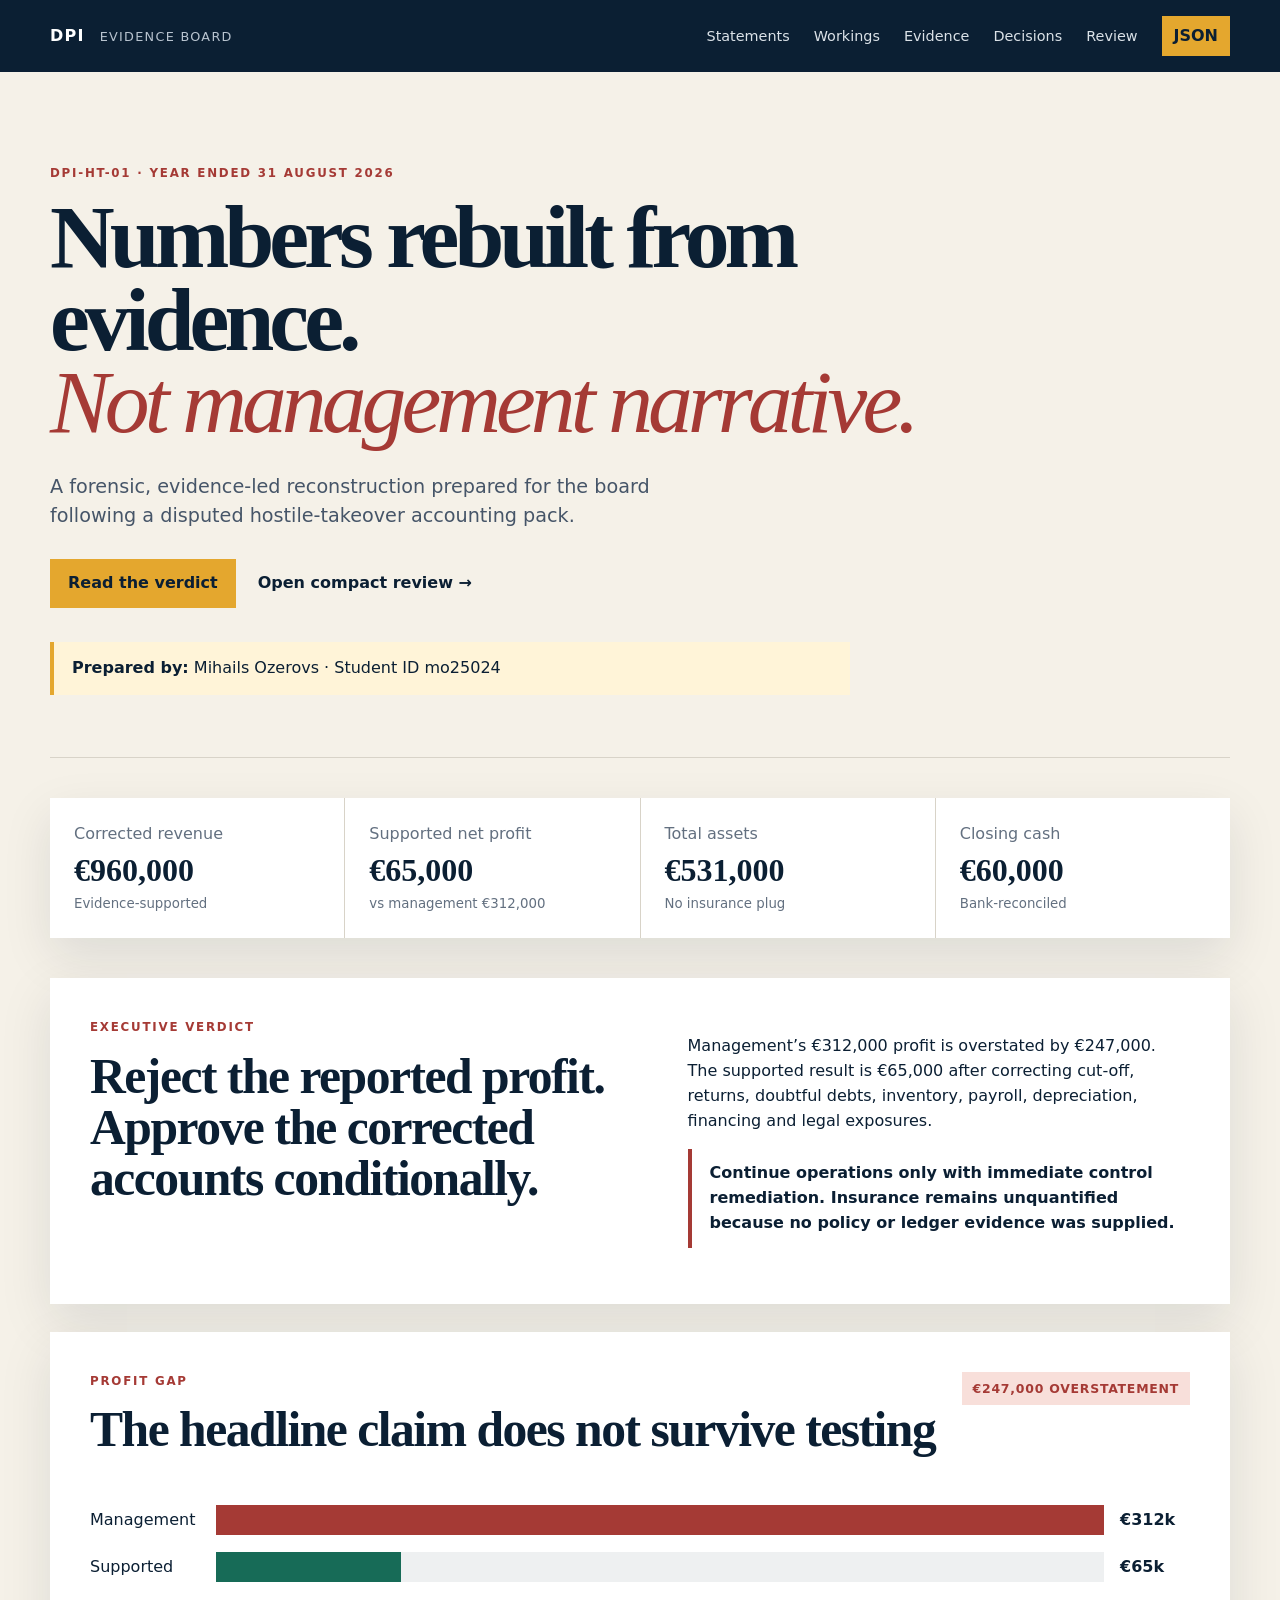
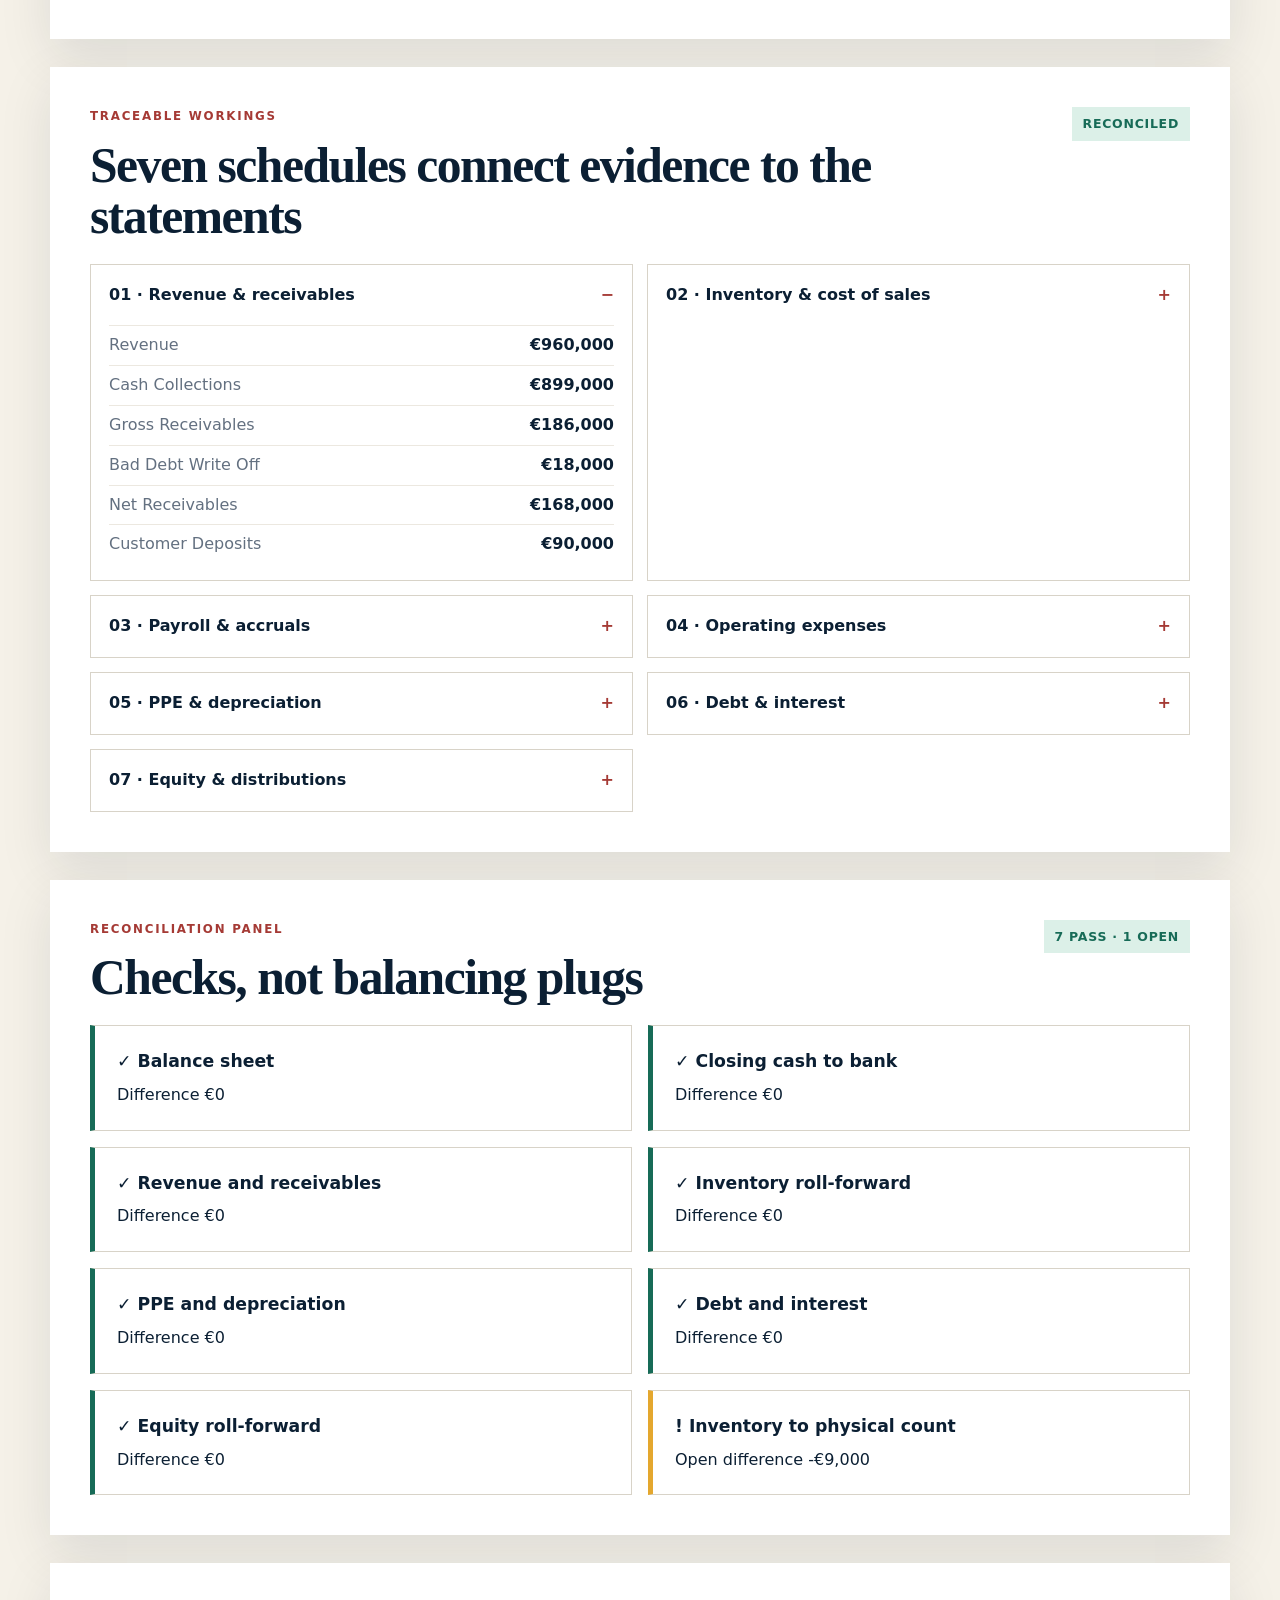
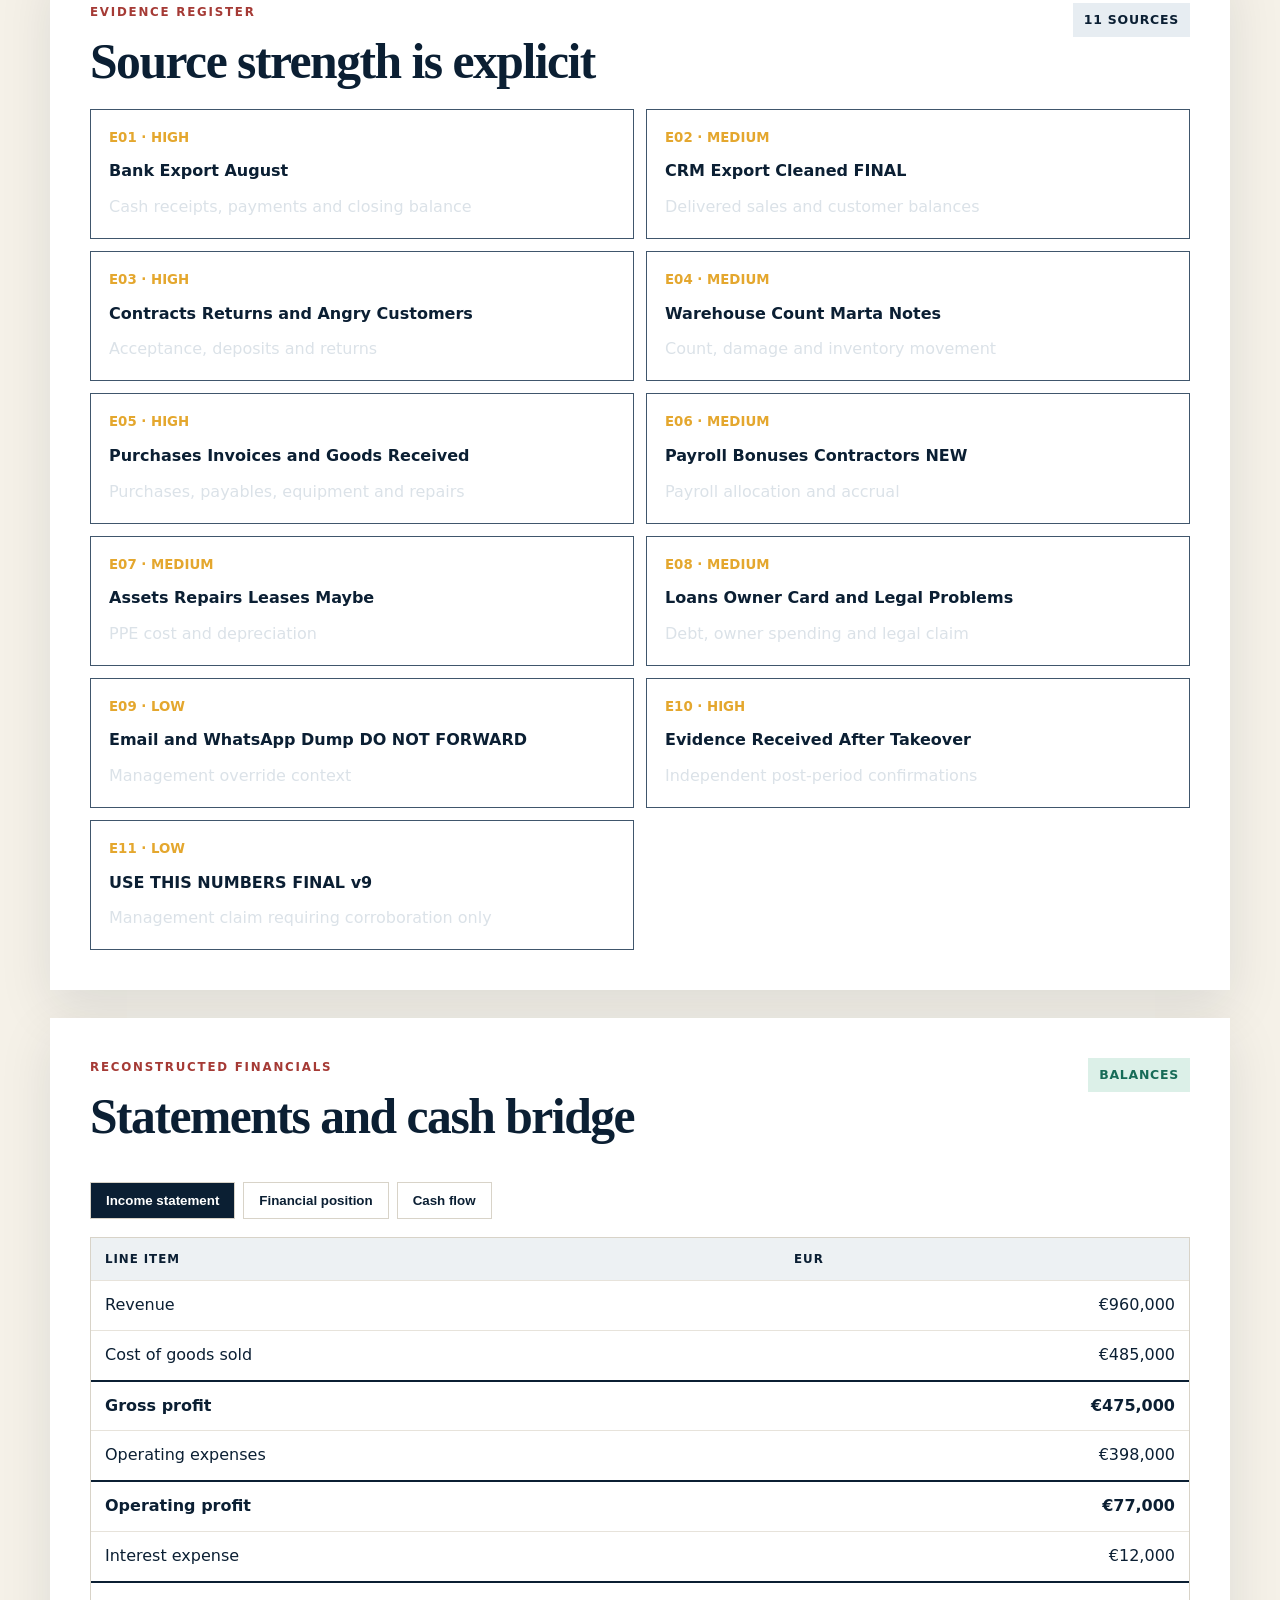
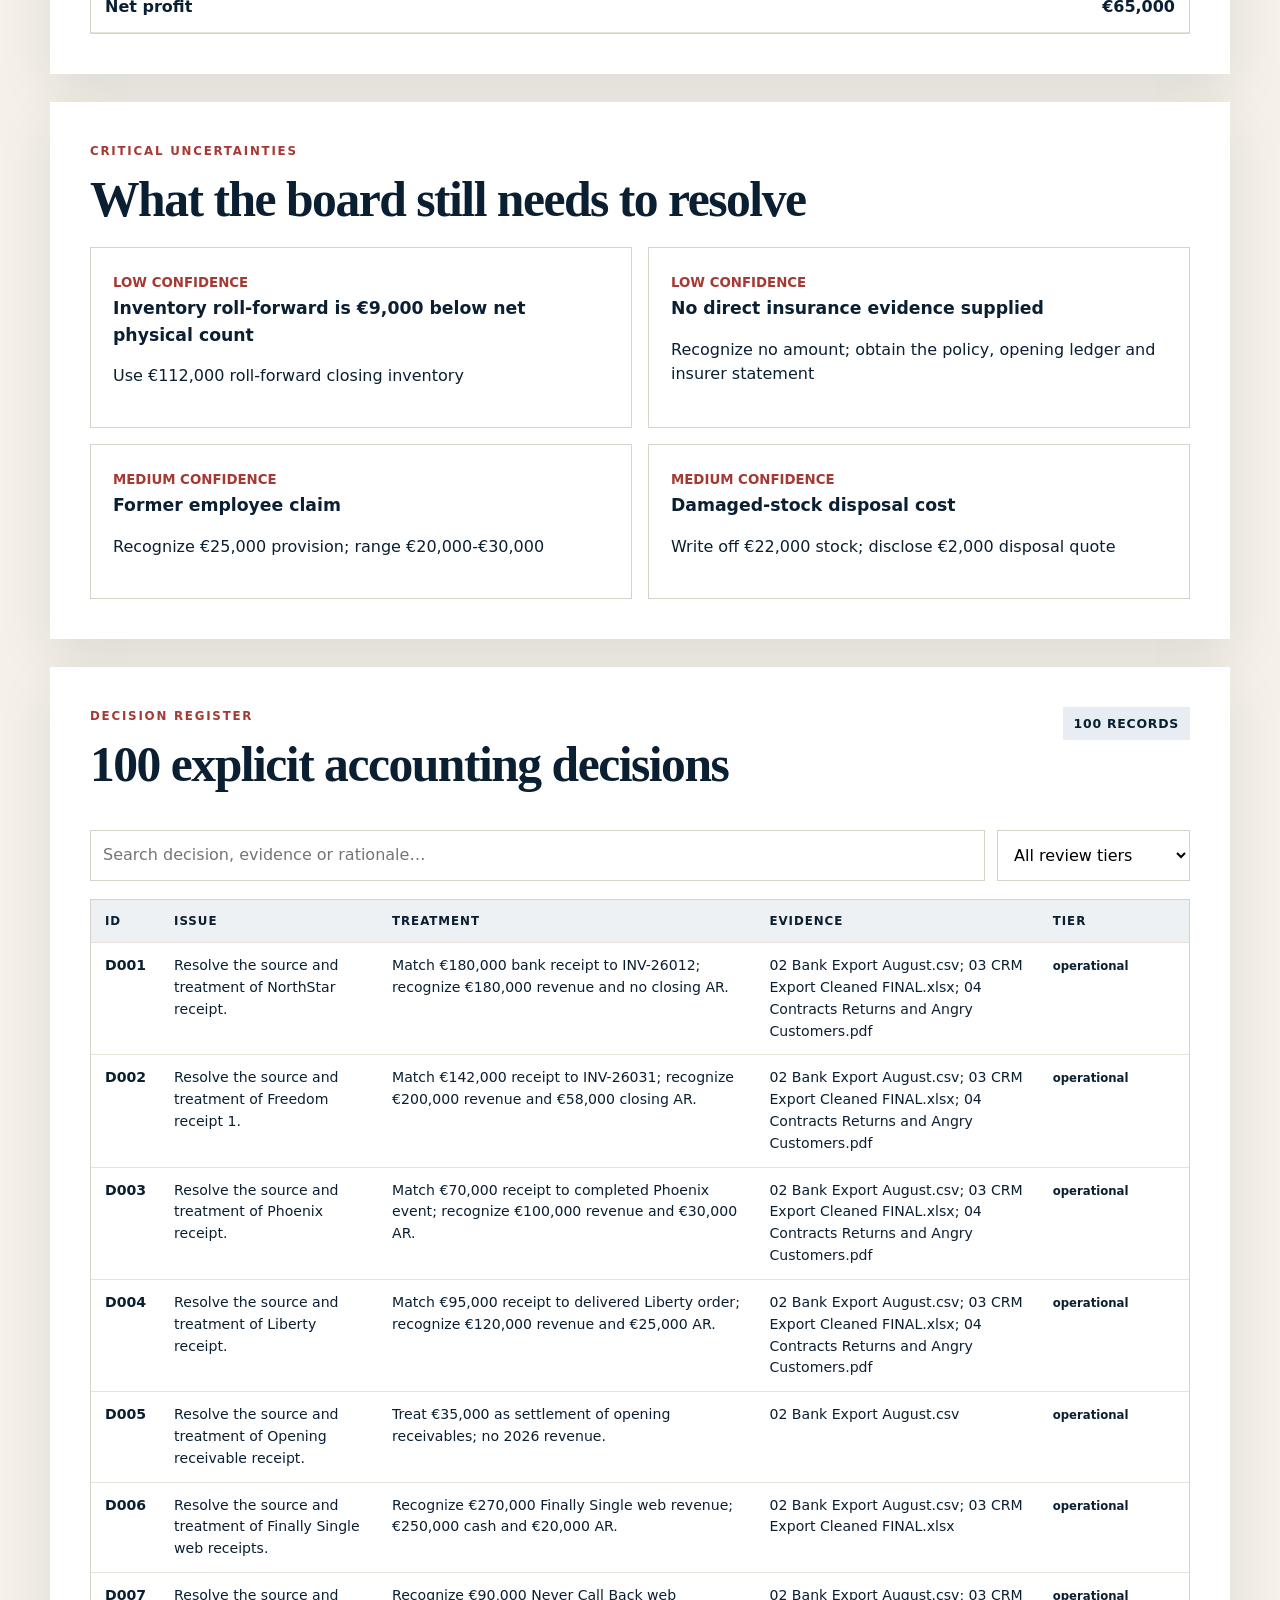
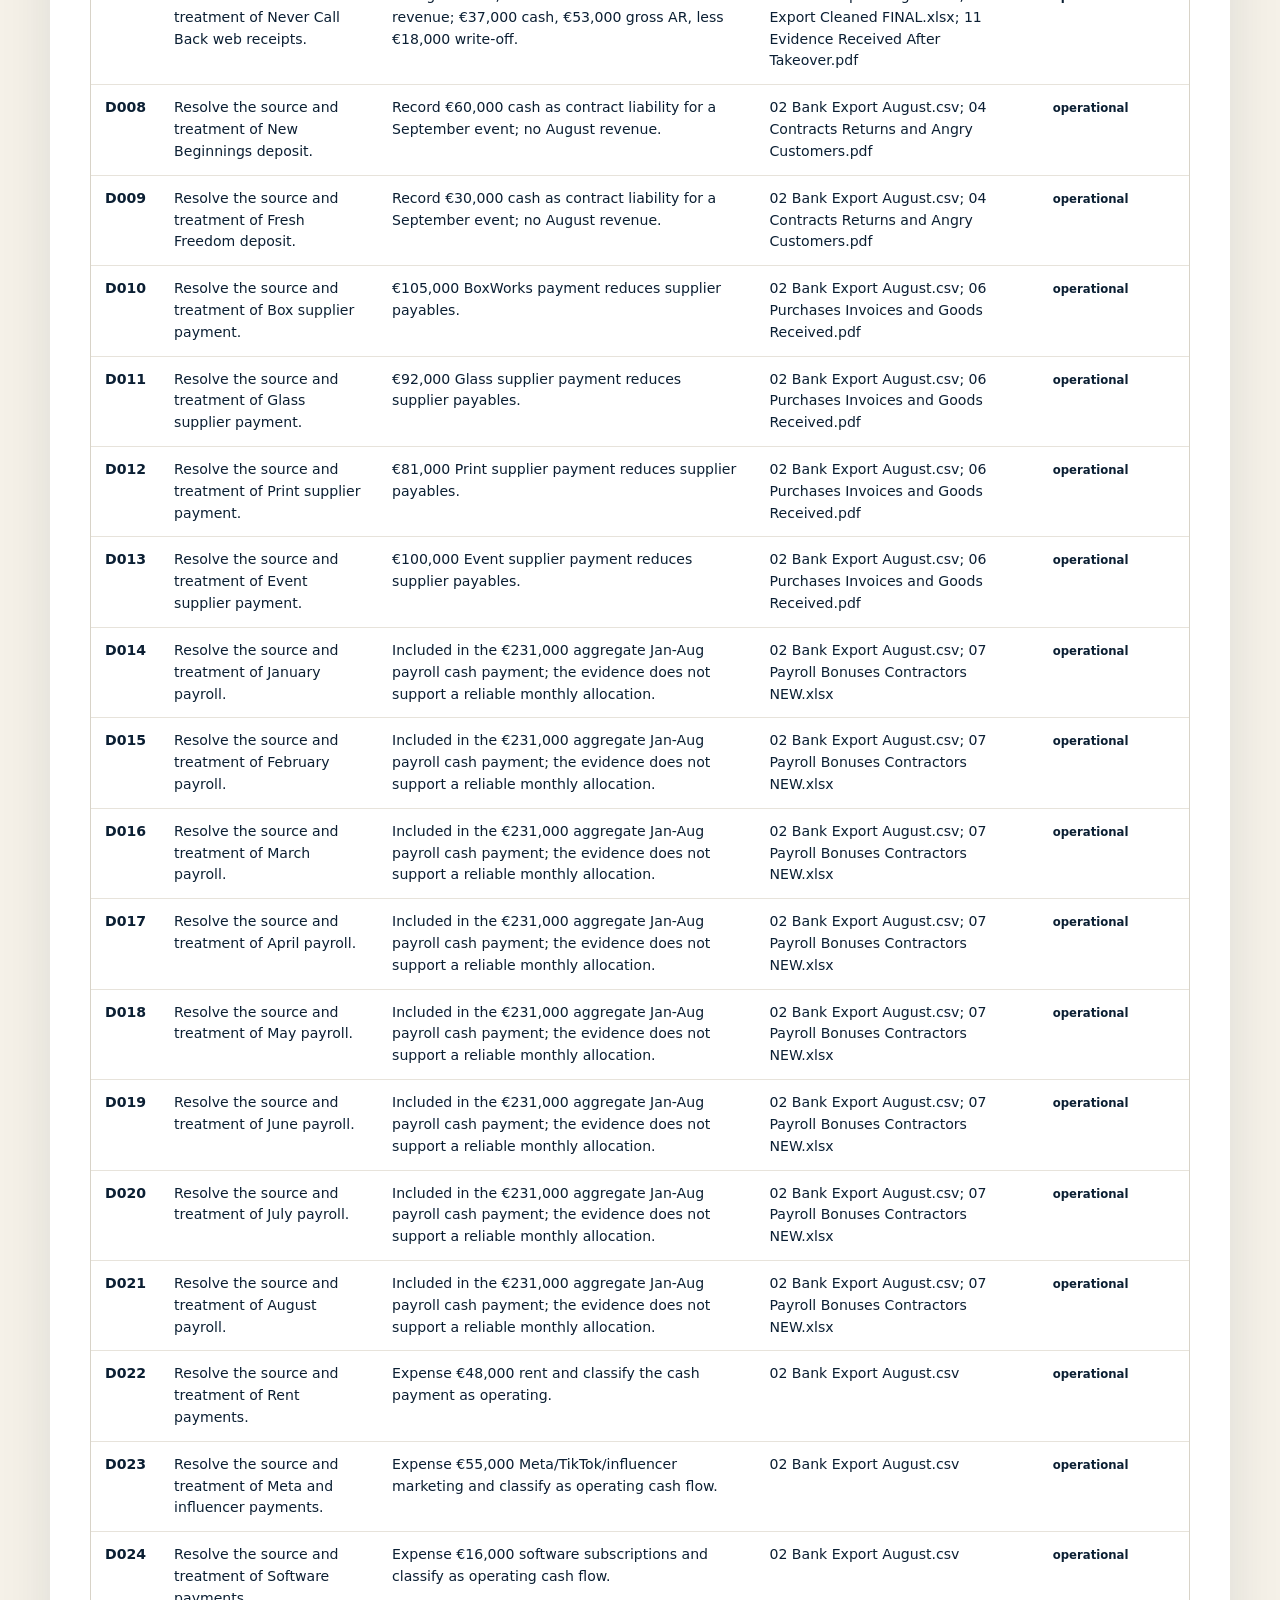
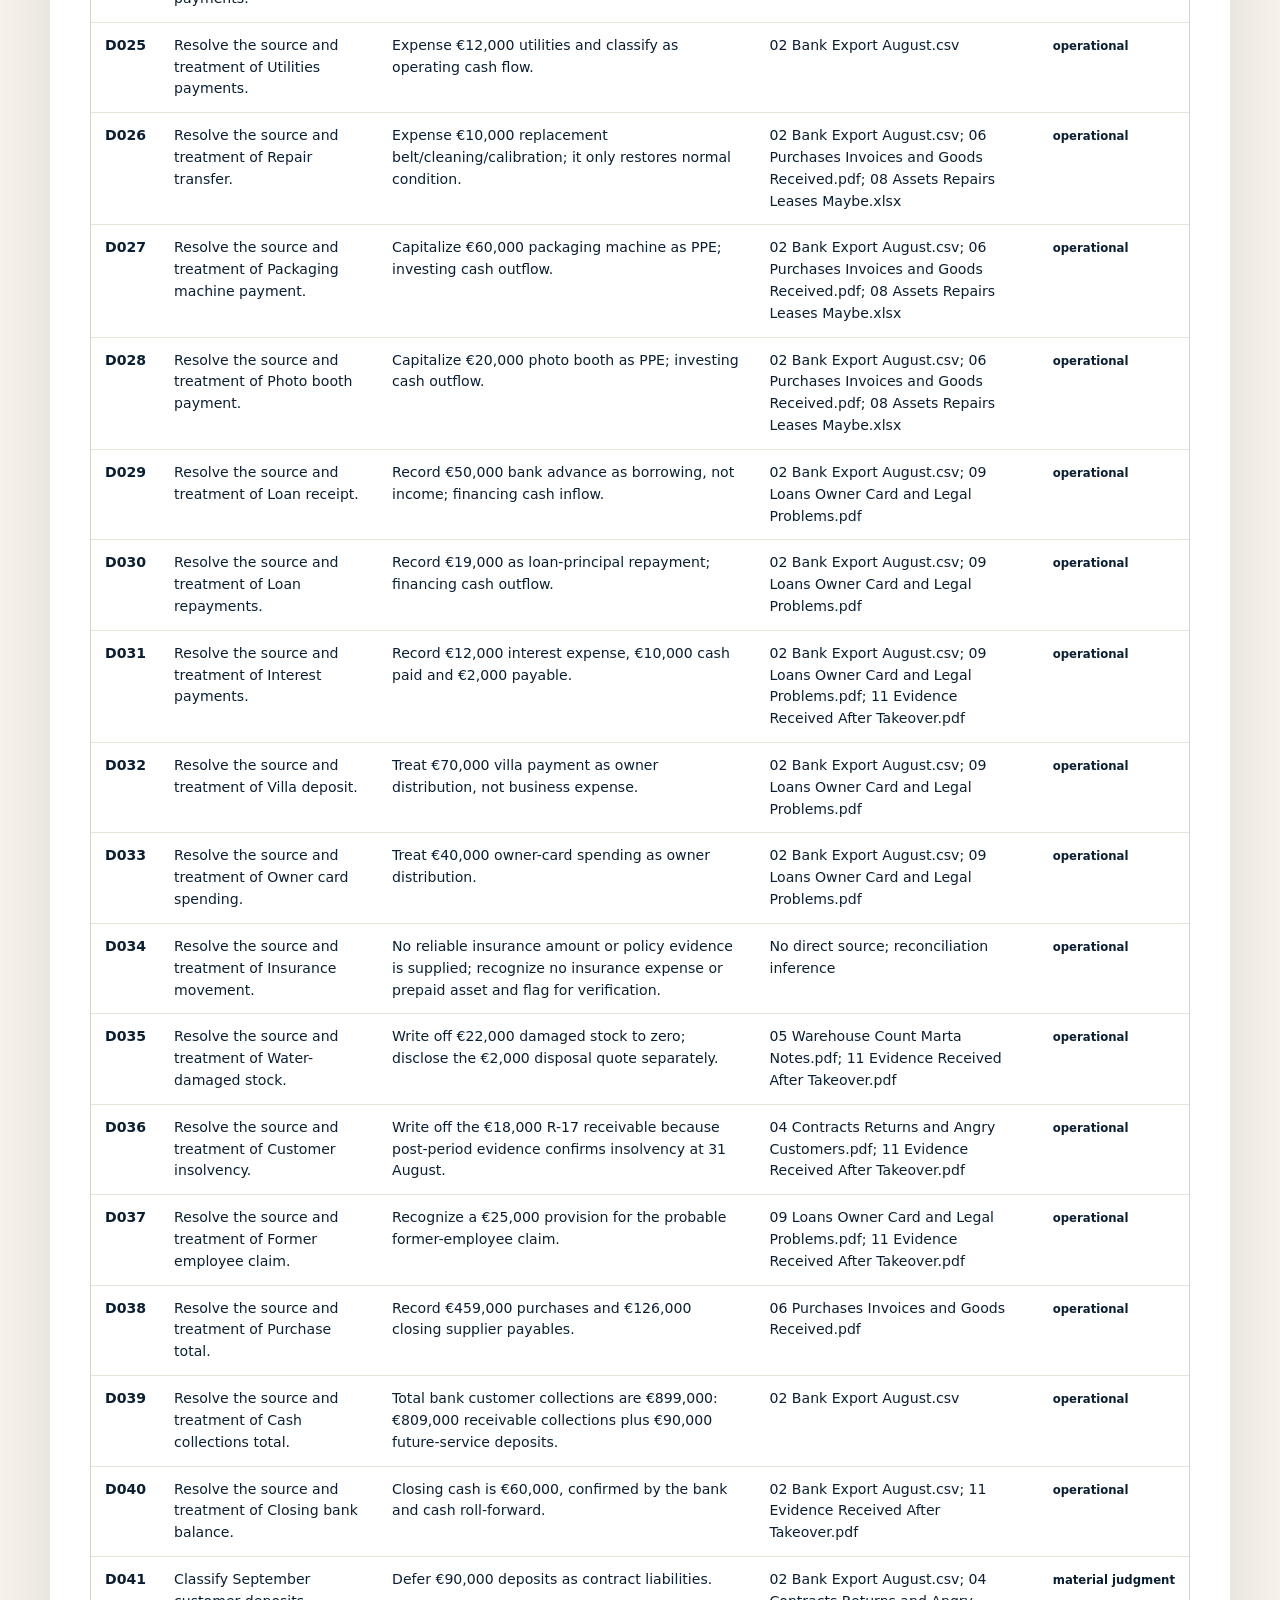
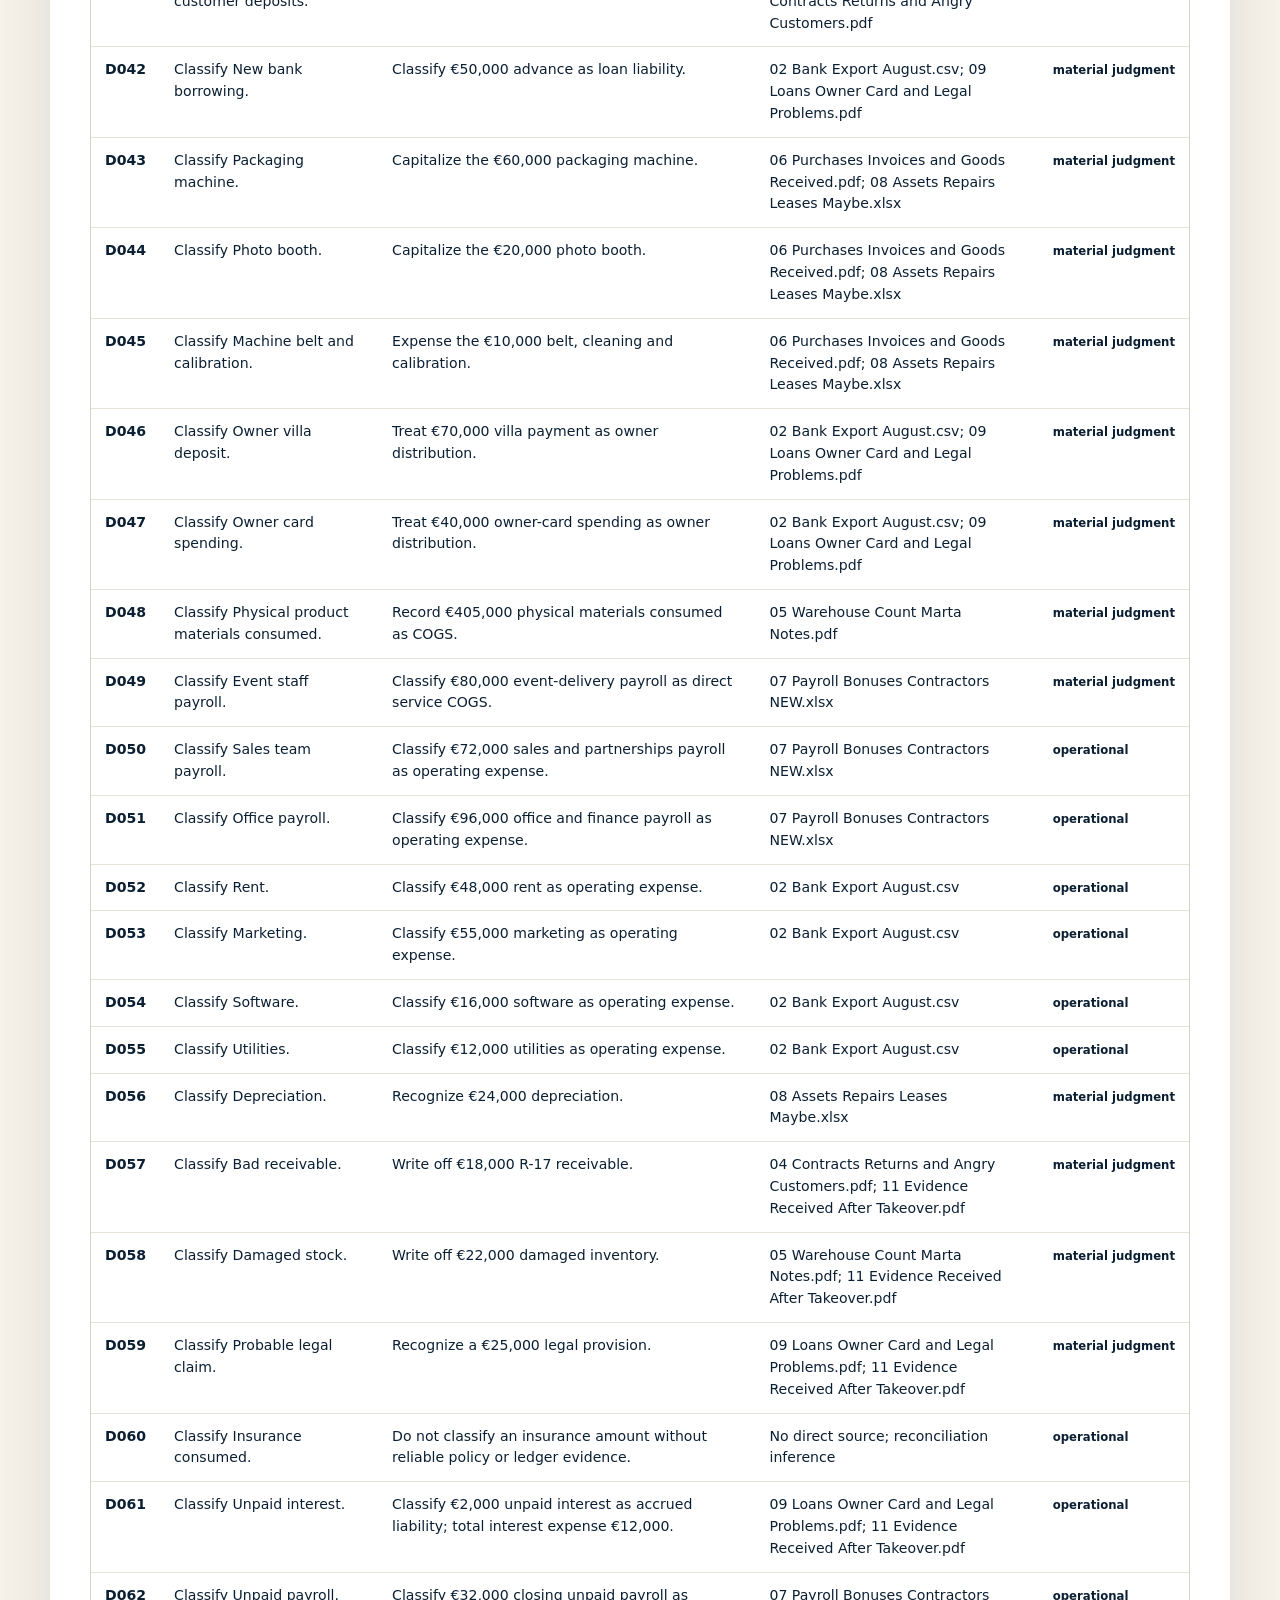
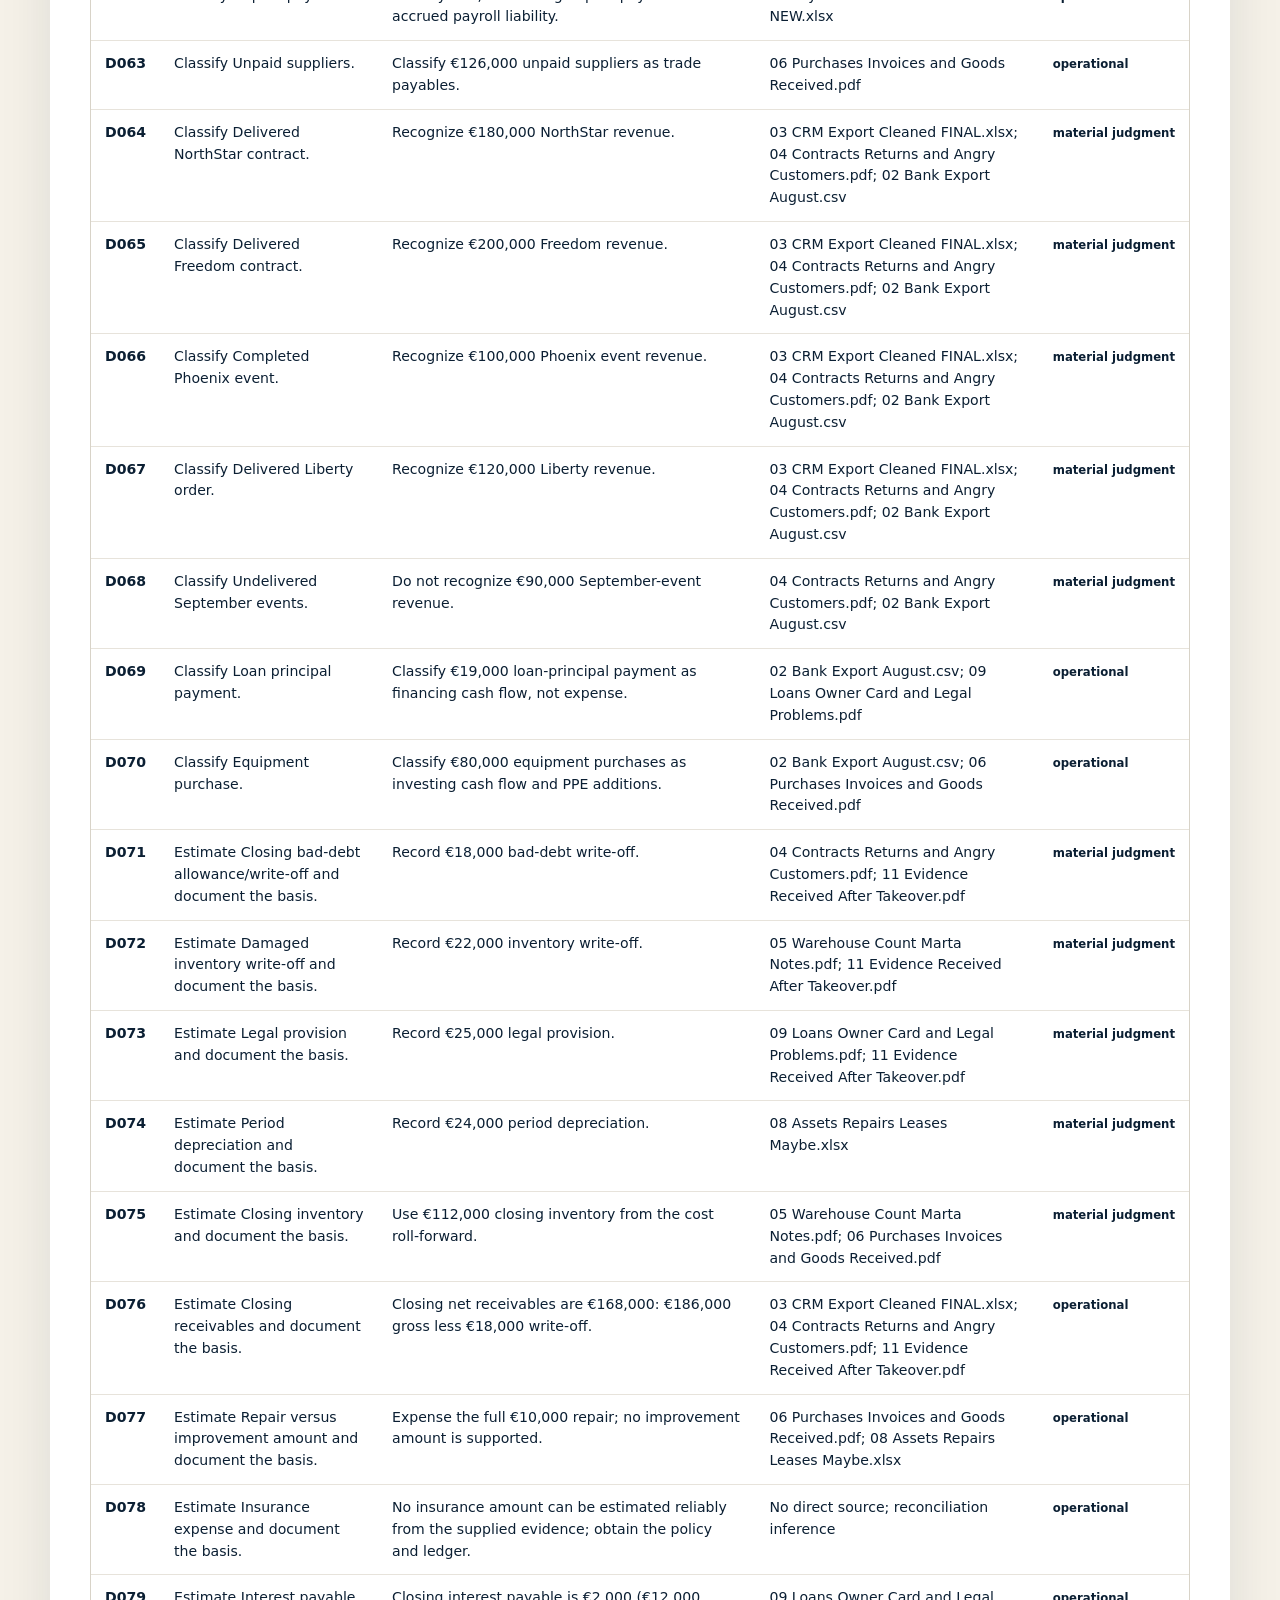
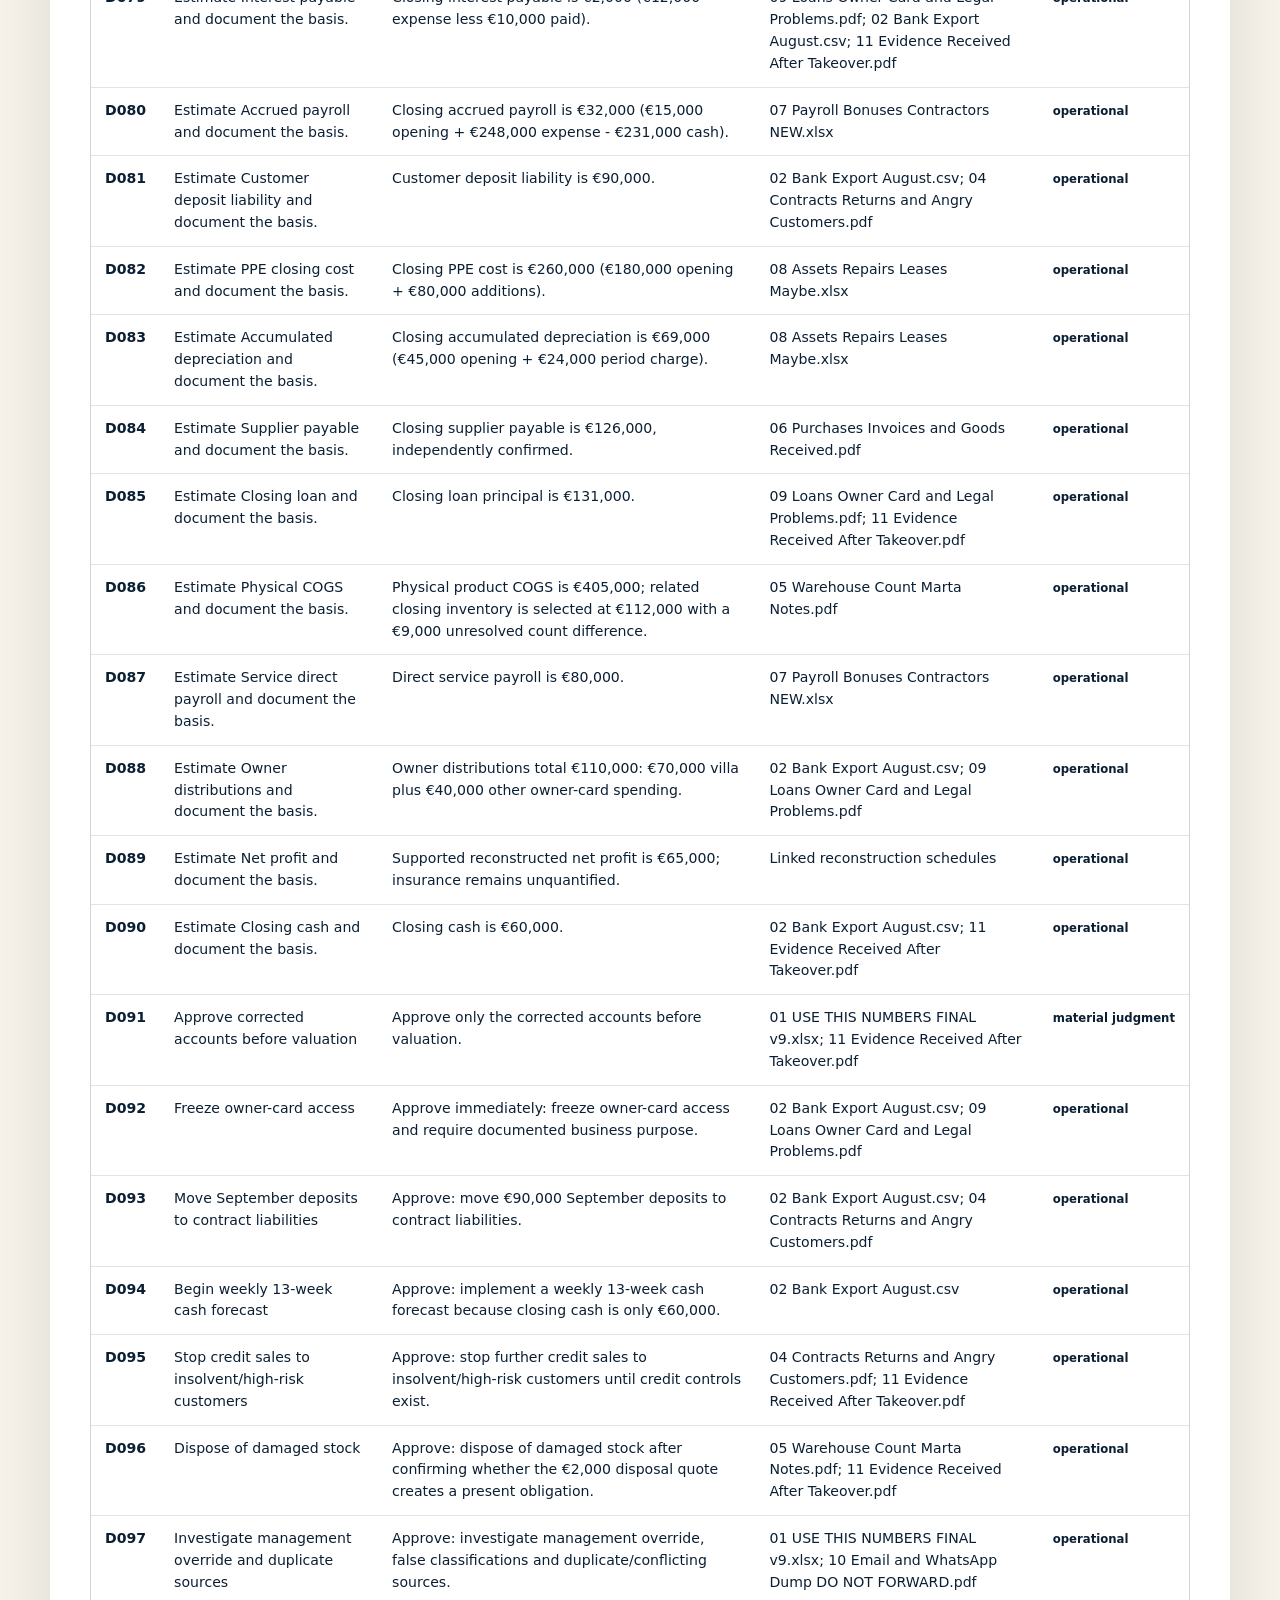
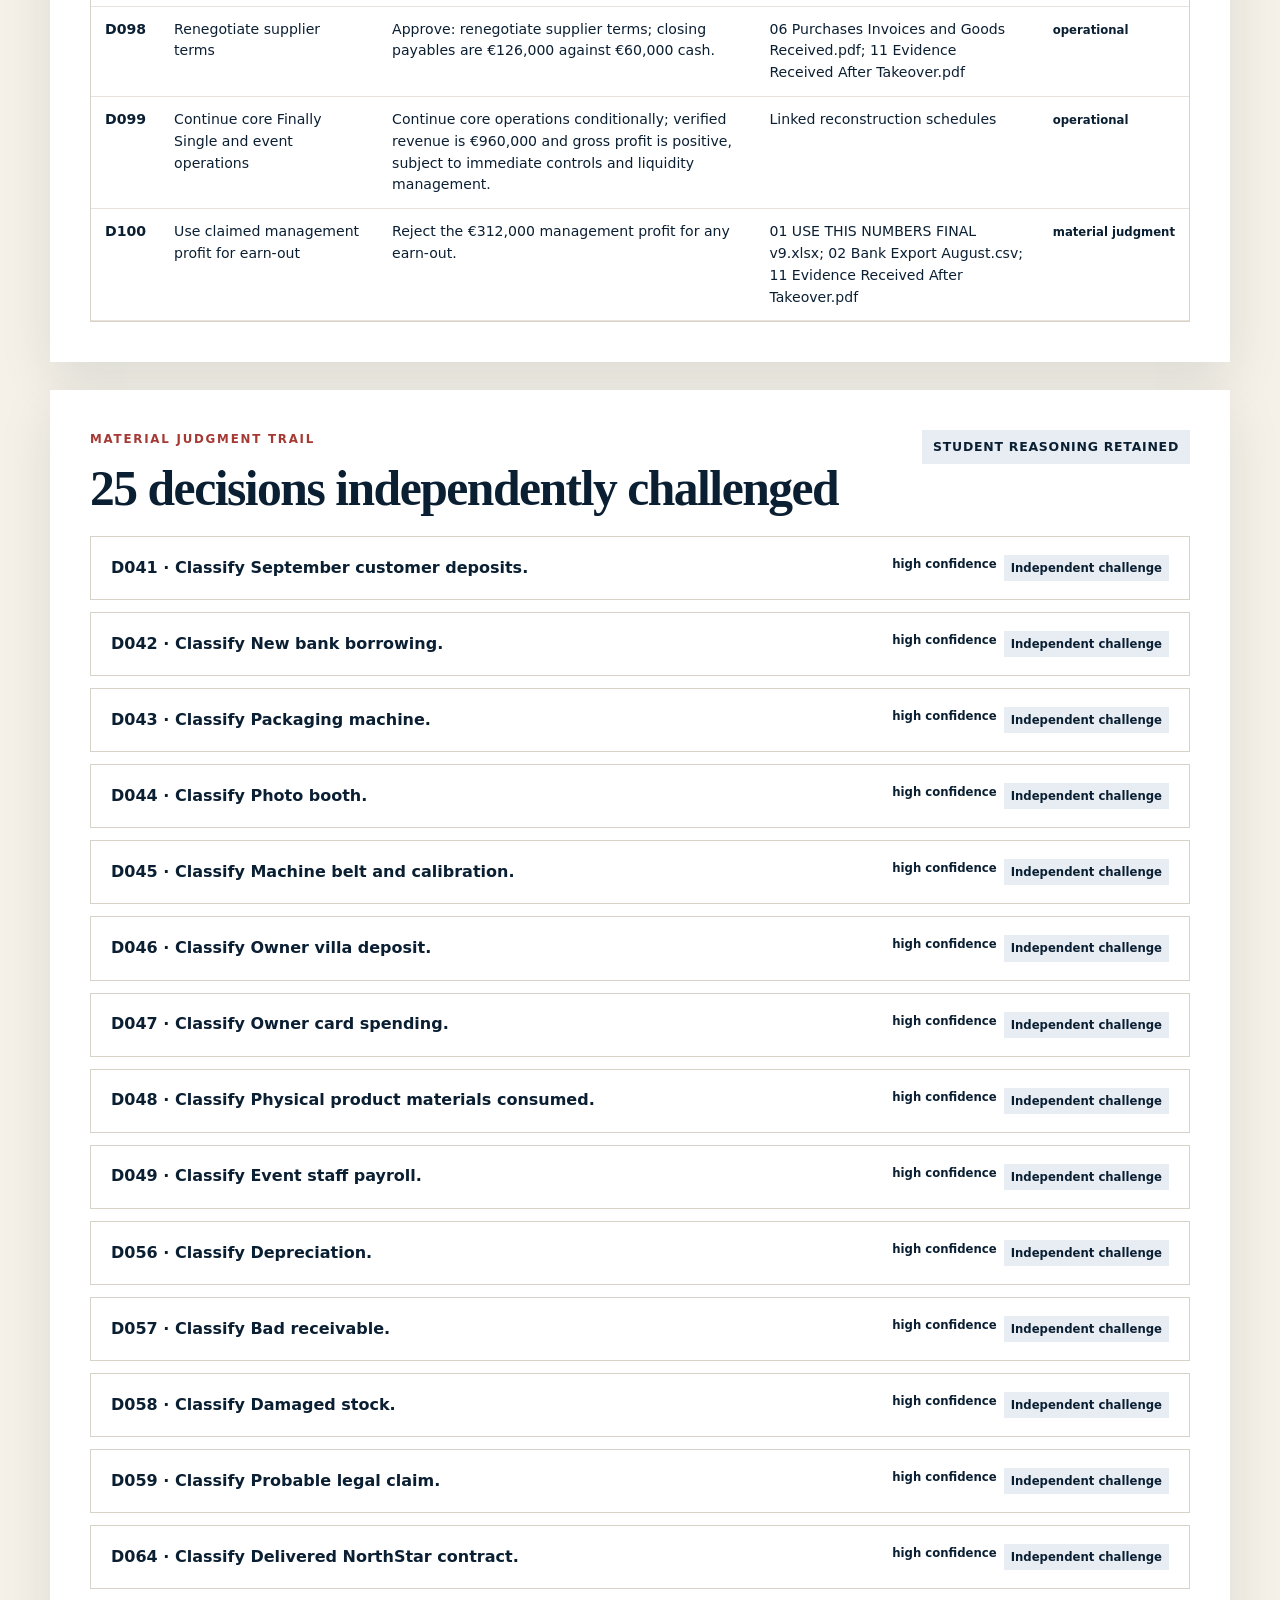
<file: index.html>
<!doctype html>
<html lang="en">
<head>
  <meta charset="utf-8"><meta name="viewport" content="width=device-width,initial-scale=1">
  <title>DPI Hostile Takeover Reconstruction</title>
  <meta name="description" content="Evidence-led reconstruction of DPI's financial statements for the year ended 31 August 2026.">
  <link rel="icon" href="data:image/svg+xml,%3Csvg xmlns='http://www.w3.org/2000/svg' viewBox='0 0 64 64'%3E%3Crect width='64' height='64' rx='12' fill='%230b1f33'/%3E%3Cpath d='M17 16h18c10 0 16 6 16 16S45 48 35 48H17zm10 9v14h7c5 0 8-2 8-7s-3-7-8-7z' fill='%23f2b544'/%3E%3C/svg%3E">
  <link rel="stylesheet" href="/assets/site.css"><link rel="stylesheet" href="/assets/report.css"><link rel="stylesheet" href="/assets/compliance.css">
</head>
<body data-page="main">
  <header class="topbar"><a class="brand" href="/">DPI <span>EVIDENCE BOARD</span></a><nav><a href="#statements">Statements</a><a href="#workings">Workings</a><a href="#evidence-register">Evidence</a><a href="#decisions">Decisions</a><a href="/review/">Review</a><a class="button small" href="/submission.json">JSON</a></nav></header>
  <main>
    <section class="hero">
      <div class="eyebrow">DPI-HT-01 · YEAR ENDED 31 AUGUST 2026</div>
      <h1>Numbers rebuilt from evidence.<br><em>Not management narrative.</em></h1>
      <p class="lede">A forensic, evidence-led reconstruction prepared for the board following a disputed hostile-takeover accounting pack.</p>
      <div class="hero-actions"><a class="button" href="#verdict">Read the verdict</a><a class="text-link" href="/review/">Open compact review →</a></div>
      <div class="identity-alert"><strong>Prepared by:</strong> Mihails Ozerovs · Student ID mo25024</div>
    </section>

    <section class="kpis" aria-label="Key results">
      <article><span>Corrected revenue</span><strong>€960,000</strong><small>Evidence-supported</small></article>
      <article><span>Supported net profit</span><strong>€65,000</strong><small>vs management €312,000</small></article>
      <article><span>Total assets</span><strong>€531,000</strong><small>No insurance plug</small></article>
      <article><span>Closing cash</span><strong>€60,000</strong><small>Bank-reconciled</small></article>
    </section>

    <section class="section split" id="verdict">
      <div><div class="eyebrow">EXECUTIVE VERDICT</div><h2>Reject the reported profit. Approve the corrected accounts conditionally.</h2></div>
      <div><p>Management’s €312,000 profit is overstated by €247,000. The supported result is €65,000 after correcting cut-off, returns, doubtful debts, inventory, payroll, depreciation, financing and legal exposures.</p><p class="callout">Continue operations only with immediate control remediation. Insurance remains unquantified because no policy or ledger evidence was supplied.</p></div>
    </section>

    <section class="section" aria-labelledby="profit-title">
      <div class="section-head"><div><div class="eyebrow">PROFIT GAP</div><h2 id="profit-title">The headline claim does not survive testing</h2></div><span class="risk">€247,000 overstatement</span></div>
      <div class="bar-chart">
        <div class="bar-row"><span>Management</span><div class="track"><i style="width:100%"></i></div><b>€312k</b></div>
        <div class="bar-row corrected"><span>Supported</span><div class="track"><i style="width:20.8%"></i></div><b>€65k</b></div>
      </div>
    </section>

    <section class="section" id="workings">
      <div class="section-head"><div><div class="eyebrow">TRACEABLE WORKINGS</div><h2>Seven schedules connect evidence to the statements</h2></div><span class="status">Reconciled</span></div>
      <div id="schedule-grid" class="schedule-grid"></div>
    </section>

    <section class="section">
      <div class="section-head"><div><div class="eyebrow">RECONCILIATION PANEL</div><h2>Checks, not balancing plugs</h2></div><span class="status">7 pass · 1 open</span></div>
      <div id="reconciliation-grid" class="check-grid"></div>
    </section>

    <section class="section" id="evidence-register">
      <div class="section-head"><div><div class="eyebrow">EVIDENCE REGISTER</div><h2>Source strength is explicit</h2></div><span class="count">11 sources</span></div>
      <div id="evidence-grid" class="evidence-grid"></div>
    </section>

    <section class="section" id="statements">
      <div class="section-head"><div><div class="eyebrow">RECONSTRUCTED FINANCIALS</div><h2>Statements and cash bridge</h2></div><span class="status">Balances</span></div>
      <div class="tabs" role="tablist"><button class="active" data-tab="income">Income statement</button><button data-tab="position">Financial position</button><button data-tab="cash">Cash flow</button></div>
      <div id="statement-table" class="table-wrap" aria-live="polite"></div>
    </section>

    <section class="section">
      <div class="eyebrow">CRITICAL UNCERTAINTIES</div><h2>What the board still needs to resolve</h2>
      <div class="uncertainty-grid" id="uncertainties"></div>
    </section>

    <section class="section" id="decisions">
      <div class="section-head"><div><div class="eyebrow">DECISION REGISTER</div><h2>100 explicit accounting decisions</h2></div><span id="decision-count" class="count">100 records</span></div>
      <div class="filters"><input id="search" type="search" placeholder="Search decision, evidence or rationale…"><select id="tier"><option value="">All tiers</option><option>Tier 1</option><option>Tier 2</option><option>Tier 3</option></select></div>
      <div class="table-wrap"><table class="decisions-table"><thead><tr><th>ID</th><th>Issue</th><th>Treatment</th><th>Evidence</th><th>Tier</th></tr></thead><tbody id="decision-rows"></tbody></table></div>
    </section>

    <section class="section">
      <div class="section-head"><div><div class="eyebrow">MATERIAL JUDGMENT TRAIL</div><h2>25 decisions independently challenged</h2></div><span class="count">Student reasoning retained</span></div>
      <div id="judgment-grid" class="judgment-grid"></div>
    </section>

    <section class="section evidence">
      <div><div class="eyebrow">CONTROL CONCLUSION</div><h2>Reliable numbers require a stronger close process.</h2></div>
      <ol><li>Lock revenue cut-off to dispatch and acceptance evidence.</li><li>Reconcile inventory count, purchases and write-downs before sign-off.</li><li>Separate owner spending and require documented authorization.</li><li>Maintain a legal-claims register and evidence pack for every close.</li></ol>
    </section>
  </main>
  <footer><span>DPI-HT-01 · Independent reconstruction</span><span><a href="/review/">Assessor view</a> · <a href="/submission.json">Machine-readable submission</a></span></footer>
  <script src="/assets/site.js" defer></script>
</body></html>
</file>
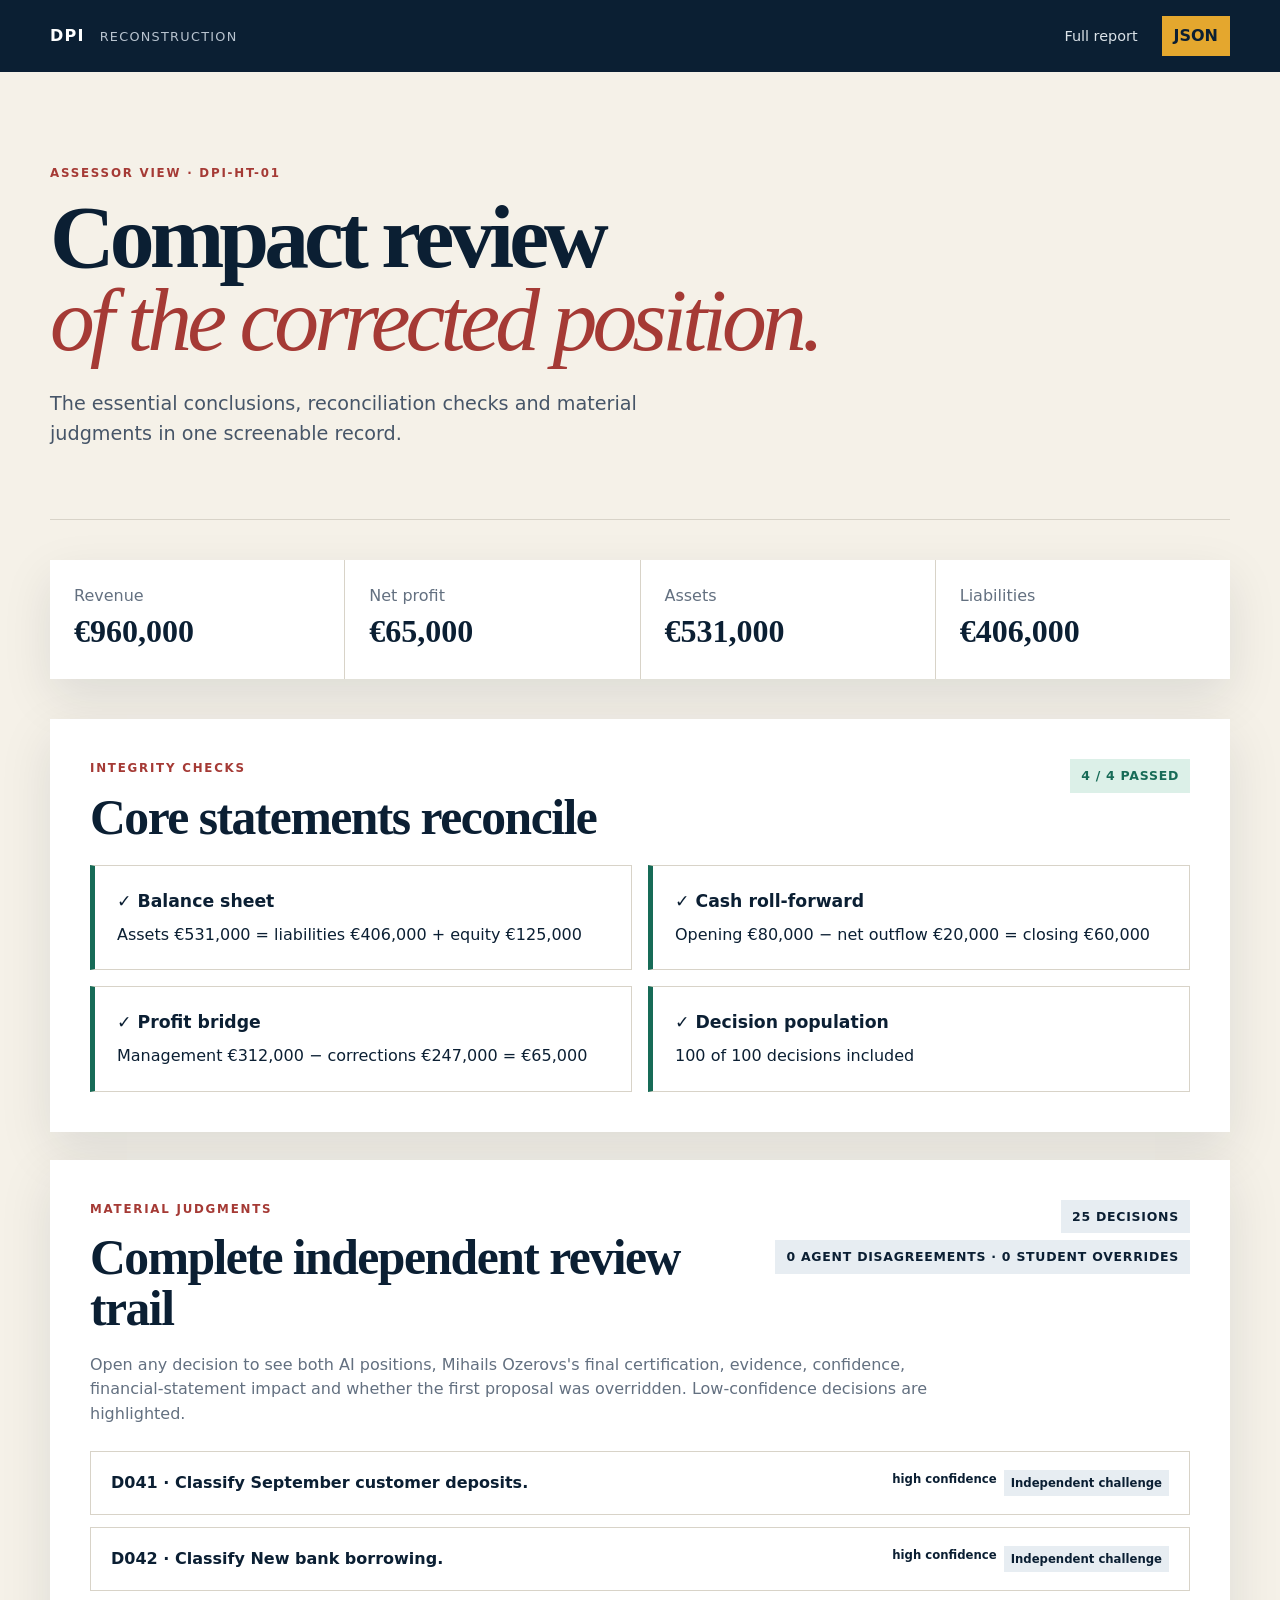
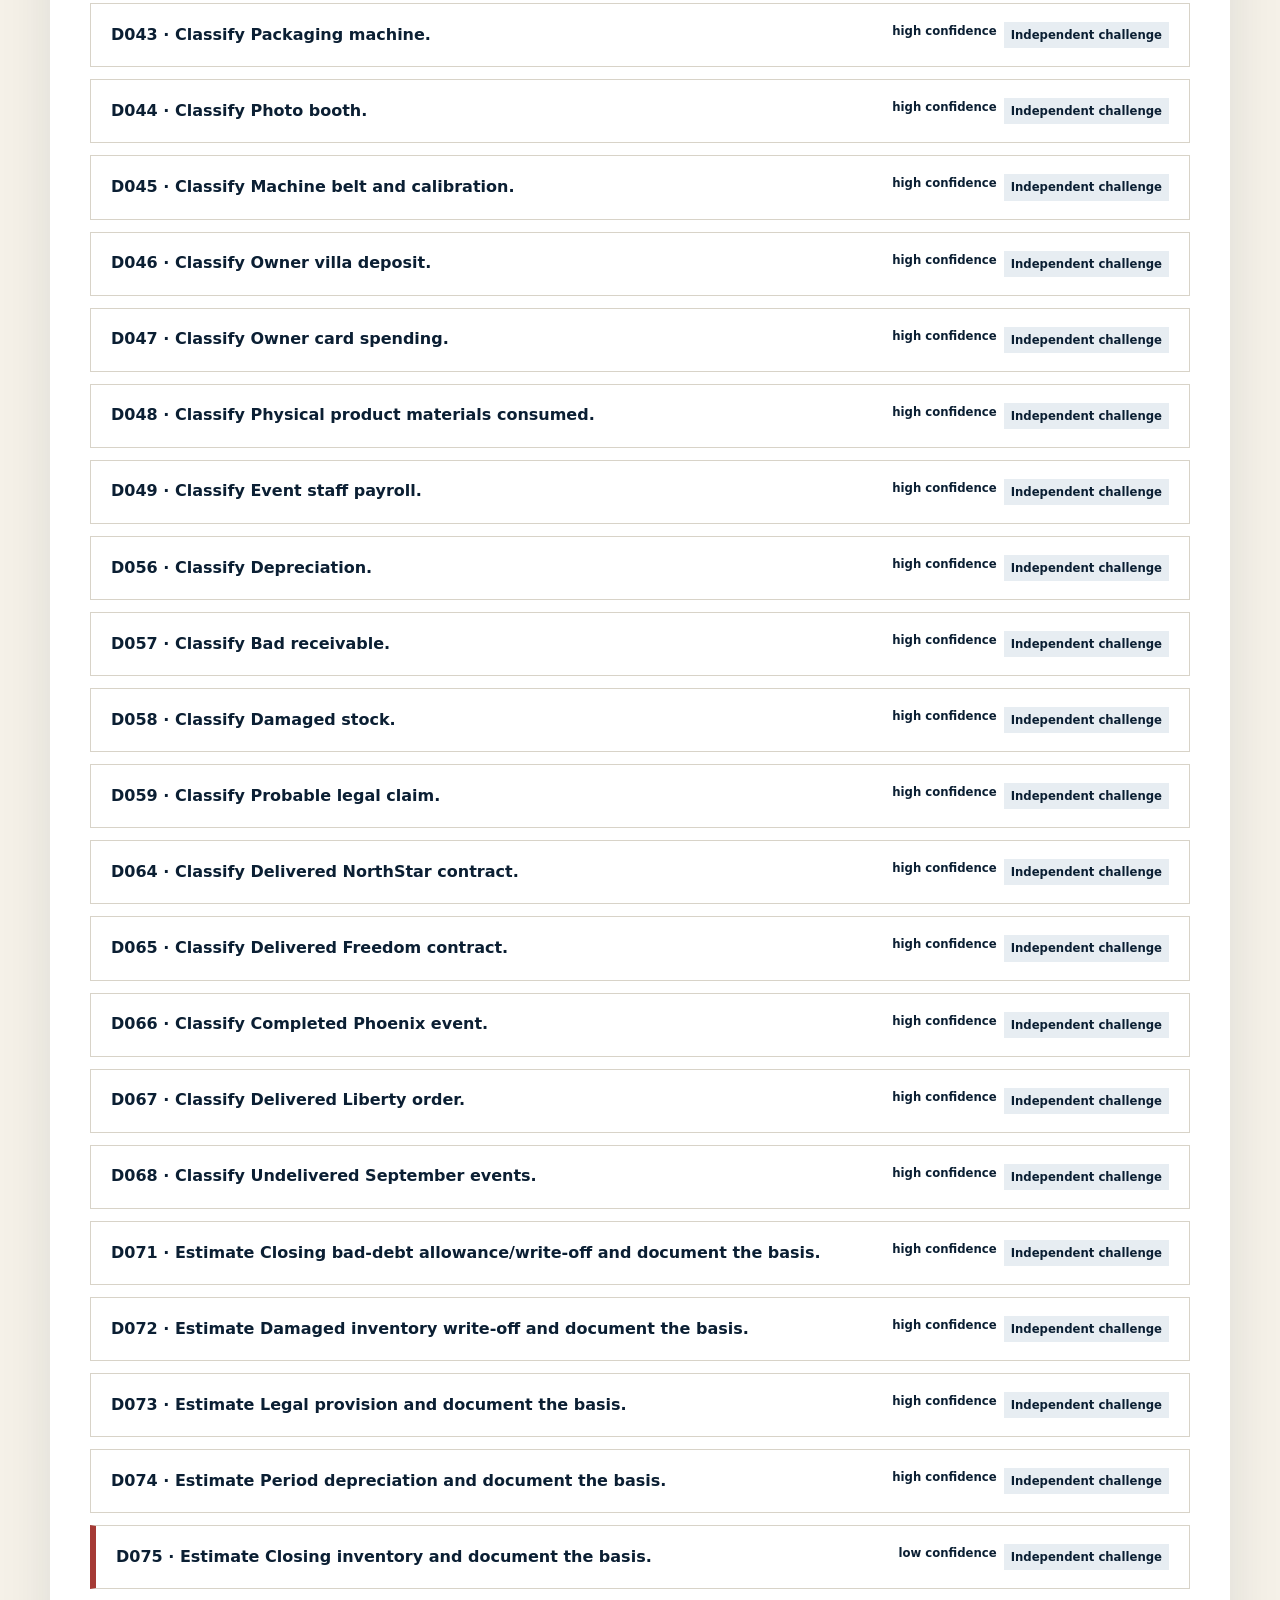
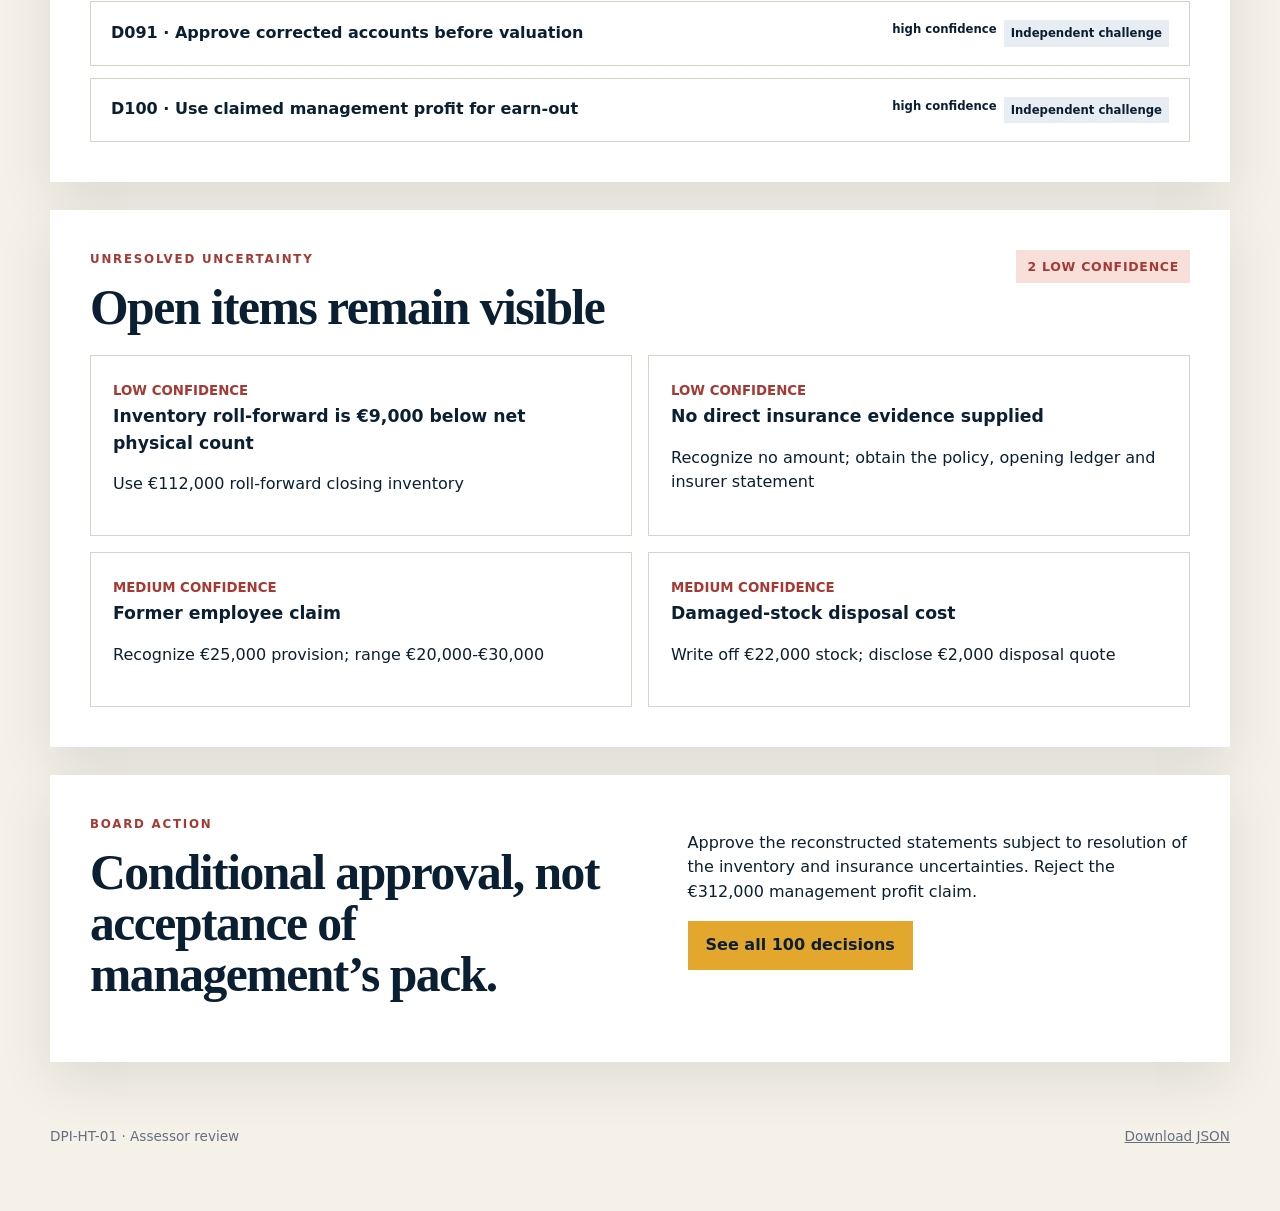
<file: review/index.html>
<!doctype html><html lang="en"><head><meta charset="utf-8"><meta name="viewport" content="width=device-width,initial-scale=1"><title>Assessor Review · DPI-HT-01</title><link rel="stylesheet" href="/assets/site.css"><link rel="stylesheet" href="/assets/compliance.css"></head>
<body data-page="review"><header class="topbar"><a class="brand" href="/">DPI <span>RECONSTRUCTION</span></a><nav><a href="/">Full report</a><a class="button small" href="/submission.json">JSON</a></nav></header><main>
<section class="hero compact"><div class="eyebrow">ASSESSOR VIEW · DPI-HT-01</div><h1>Compact review<br><em>of the corrected position.</em></h1><p class="lede">The essential conclusions, reconciliation checks and material judgments in one screenable record.</p></section>
<section class="kpis"><article><span>Revenue</span><strong>€960,000</strong></article><article><span>Net profit</span><strong>€65,000</strong></article><article><span>Assets</span><strong>€531,000</strong></article><article><span>Liabilities</span><strong>€406,000</strong></article></section>
<section class="section"><div class="section-head"><div><div class="eyebrow">INTEGRITY CHECKS</div><h2>Core statements reconcile</h2></div><span class="status">4 / 4 passed</span></div><div id="checks" class="check-grid"></div></section>
<section class="section"><div class="section-head"><div><div class="eyebrow">MATERIAL JUDGMENTS</div><h2>Complete independent review trail</h2></div><div class="review-summary"><span class="count">25 decisions</span><span id="review-counts" class="count">Checking review outcomes</span></div></div><p class="review-note">Open any decision to see both AI positions, Mihails Ozerovs's final certification, evidence, confidence, financial-statement impact and whether the first proposal was overridden. Low-confidence decisions are highlighted.</p><div id="material-review" class="judgment-grid"></div></section>
<section class="section"><div class="section-head"><div><div class="eyebrow">UNRESOLVED UNCERTAINTY</div><h2>Open items remain visible</h2></div><span class="risk">2 low confidence</span></div><div id="uncertainties" class="uncertainty-grid"></div></section>
<section class="section split"><div><div class="eyebrow">BOARD ACTION</div><h2>Conditional approval, not acceptance of management’s pack.</h2></div><div><p>Approve the reconstructed statements subject to resolution of the inventory and insurance uncertainties. Reject the €312,000 management profit claim.</p><a class="button" href="/">See all 100 decisions</a></div></section>
</main><footer><span>DPI-HT-01 · Assessor review</span><a href="/submission.json">Download JSON</a></footer><script src="/assets/site.js" defer></script></body></html>
</file>
<file: assets/site.css>
:root{--ink:#0b1f33;--paper:#f5f1e8;--white:#fff;--gold:#e4a72e;--red:#a53a35;--green:#176b57;--muted:#637080;--line:#d8d3c8;--shadow:0 18px 50px rgba(11,31,51,.10)}*{box-sizing:border-box}html{scroll-behavior:smooth}body{margin:0;background:var(--paper);color:var(--ink);font:16px/1.55 Inter,ui-sans-serif,system-ui,-apple-system,"Segoe UI",sans-serif}a{color:inherit}.topbar{height:72px;padding:0 max(24px,calc((100vw - 1180px)/2));display:flex;align-items:center;justify-content:space-between;background:var(--ink);color:#fff;position:sticky;top:0;z-index:10}.brand{font-weight:900;letter-spacing:.08em;text-decoration:none}.brand span{font-weight:500;color:#b8c3cf;margin-left:8px;font-size:.8rem}.topbar nav{display:flex;align-items:center;gap:24px}.topbar nav>a:not(.button){text-decoration:none;color:#dbe2e8;font-size:.9rem}.button{display:inline-block;background:var(--gold);color:var(--ink);padding:12px 18px;text-decoration:none;font-weight:800;border:0}.button.small{padding:8px 12px}.text-link{font-weight:800;text-decoration:none}main{max-width:1180px;margin:auto}.hero{padding:92px 0 62px;border-bottom:1px solid var(--line)}.hero.compact{padding-bottom:42px}.eyebrow{font-size:.74rem;font-weight:900;letter-spacing:.15em;color:var(--red);margin-bottom:14px}.hero h1,.section h2{font-family:Georgia,"Times New Roman",serif}.hero h1{font-size:clamp(3rem,7vw,6.4rem);line-height:.92;letter-spacing:-.055em;margin:0;max-width:1050px}.hero h1 em{color:var(--red);font-weight:400}.lede{font-size:1.2rem;max-width:680px;color:#465568;margin:28px 0}.hero-actions{display:flex;gap:22px;align-items:center}.identity-alert{margin-top:34px;padding:14px 18px;background:#fff4d8;border-left:4px solid var(--gold);max-width:800px}.kpis{display:grid;grid-template-columns:repeat(4,1fr);gap:1px;background:var(--line);margin:40px 0;box-shadow:var(--shadow)}.kpis article{background:#fff;padding:24px}.kpis span,.kpis small{display:block;color:var(--muted)}.kpis strong{display:block;font:700 2rem Georgia,serif;margin:5px 0}.section{background:#fff;margin:28px 0;padding:40px;box-shadow:var(--shadow)}.section.split{display:grid;grid-template-columns:1.05fr 1fr;gap:70px}.section h2{font-size:clamp(2rem,4vw,3.1rem);line-height:1.03;margin:0 0 22px;letter-spacing:-.03em}.section-head{display:flex;align-items:flex-start;justify-content:space-between;gap:24px}.callout{border-left:4px solid var(--red);padding:12px 0 12px 18px;font-weight:700}.risk,.status,.count{white-space:nowrap;padding:7px 11px;font-size:.78rem;font-weight:900;text-transform:uppercase;letter-spacing:.06em;background:#f8dfda;color:var(--red)}.status{background:#dcf0e8;color:var(--green)}.count{background:#e7edf2;color:var(--ink)}.bar-chart{margin-top:28px}.bar-row{display:grid;grid-template-columns:110px 1fr 70px;align-items:center;gap:16px;margin:17px 0}.track{height:30px;background:#eef0f1}.track i{display:block;height:100%;background:var(--red)}.bar-row.corrected .track i{background:var(--green)}.tabs{display:flex;gap:8px;flex-wrap:wrap;margin:18px 0}.tabs button{padding:10px 15px;border:1px solid var(--line);background:#fff;color:var(--ink);font-weight:750;cursor:pointer}.tabs button.active{background:var(--ink);color:#fff}.table-wrap{overflow:auto;border:1px solid var(--line)}table{width:100%;border-collapse:collapse}th,td{text-align:left;padding:12px 14px;border-bottom:1px solid #e7e3db;vertical-align:top}th{font-size:.74rem;text-transform:uppercase;letter-spacing:.08em;background:#edf1f3;position:sticky;top:0}td.num{text-align:right;font-variant-numeric:tabular-nums}tr.total td{font-weight:900;border-top:2px solid var(--ink)}.uncertainty-grid,.check-grid{display:grid;grid-template-columns:repeat(2,1fr);gap:16px}.uncertainty-card,.check-card{border:1px solid var(--line);padding:22px}.uncertainty-card strong,.check-card strong{display:block;font-size:1.08rem;margin-bottom:8px}.uncertainty-card small{color:var(--red);font-weight:800}.check-card{border-left:5px solid var(--green)}.filters{display:flex;gap:12px;margin:18px 0}.filters input,.filters select{padding:12px;border:1px solid var(--line);background:#fff;font:inherit}.filters input{flex:1}.decisions-table{font-size:.88rem;min-width:820px}.tier{font-size:.73rem;font-weight:900;white-space:nowrap}.evidence{background:var(--ink);color:#fff;display:grid;grid-template-columns:1fr 1fr;gap:60px}.evidence .eyebrow{color:var(--gold)}.evidence li{padding:11px;border-bottom:1px solid #32475c}footer{max-width:1180px;margin:40px auto;padding:24px 0;display:flex;justify-content:space-between;color:var(--muted);font-size:.85rem}@media(max-width:900px){main{padding:0 18px}.topbar{padding:0 18px}.topbar nav>a:not(.button){display:none}.hero{padding-top:64px}.kpis{grid-template-columns:repeat(2,1fr)}.section.split,.evidence{grid-template-columns:1fr;gap:20px}.section{padding:26px}.uncertainty-grid,.check-grid{grid-template-columns:1fr}footer{margin:25px 18px}}@media(max-width:520px){.hero h1{font-size:3.2rem}.kpis{grid-template-columns:1fr}.section-head{display:block}.risk,.status,.count{display:inline-block;margin-bottom:12px}.bar-row{grid-template-columns:80px 1fr 54px}.filters{display:block}.filters>*{width:100%;margin-bottom:8px}.hero-actions{align-items:flex-start;flex-direction:column}footer{display:block}footer span{display:block;margin:7px 0}}
</file>
<file: assets/report.css>
.schedule-grid{display:grid;grid-template-columns:repeat(2,1fr);gap:14px}.schedule-card{border:1px solid var(--line)}.schedule-card summary{cursor:pointer;padding:18px;font-weight:900;list-style:none;display:flex;justify-content:space-between}.schedule-card summary:after{content:'+';color:var(--red)}.schedule-card[open] summary:after{content:'−'}.schedule-lines{padding:0 18px 16px}.schedule-lines div{display:flex;justify-content:space-between;gap:15px;padding:7px 0;border-top:1px solid #ece8e0}.schedule-lines span:first-child{color:var(--muted)}.evidence-grid{display:grid;grid-template-columns:repeat(3,1fr);gap:12px}.evidence-card{border:1px solid var(--line);padding:18px}.evidence-card small{font-weight:900;color:var(--red)}.evidence-card strong{display:block;margin:6px 0}.judgment-grid{display:grid;gap:10px}.judgment-card{border:1px solid var(--line)}.judgment-card summary{cursor:pointer;padding:16px;font-weight:850}.judgment-body{padding:0 16px 16px;display:grid;grid-template-columns:repeat(2,1fr);gap:14px}.judgment-body p{margin:0}.judgment-body b{display:block;font-size:.72rem;letter-spacing:.08em;color:var(--red);margin-bottom:3px}.check-card.warning{border-left-color:var(--gold)}@media(max-width:900px){.schedule-grid,.evidence-grid{grid-template-columns:1fr 1fr}.judgment-body{grid-template-columns:1fr}}@media(max-width:600px){.schedule-grid,.evidence-grid{grid-template-columns:1fr}}
</file>
<file: assets/compliance.css>
.judgment-grid{display:grid;gap:12px}.judgment-card{border:1px solid var(--line);background:#fff}.judgment-card.low-confidence{border-left:6px solid var(--red)}.judgment-card summary{display:flex;justify-content:space-between;gap:18px;align-items:center;padding:18px 20px;font-weight:850;cursor:pointer}.judgment-card[open] summary{border-bottom:1px solid var(--line);background:#f4f6f7}.badge-row,.review-summary{display:flex;gap:7px;flex-wrap:wrap}.review-summary{justify-content:flex-end}.tier.challenge{background:#e7edf2;padding:4px 7px}.tier.disagreement{background:#fff0cc;color:#7a4b00;padding:4px 7px}.tier.override{background:#f8dfda;color:var(--red);padding:4px 7px}.judgment-body{padding:8px 20px 18px;display:grid;grid-template-columns:repeat(2,minmax(0,1fr));gap:0 28px}.judgment-body p{margin:12px 0;color:#34465a}.judgment-body b{display:block;color:var(--red);font-size:.72rem;letter-spacing:.08em;margin-bottom:4px}.impact-line{font-variant-numeric:tabular-nums;font-weight:750}.review-note{max-width:850px;color:var(--muted);margin:-4px 0 24px}.evidence-grid{display:grid;grid-template-columns:repeat(2,minmax(0,1fr));gap:12px}.evidence-card{display:grid;gap:5px;border:1px solid #40566c;padding:18px}.evidence-card small{color:var(--gold);font-weight:900}.evidence-card span{color:#dbe2e8}@media(max-width:700px){.judgment-body,.evidence-grid{grid-template-columns:1fr}.judgment-card summary{align-items:flex-start;flex-direction:column}.judgment-card summary .tier{white-space:normal}.review-summary{justify-content:flex-start}}
</file>
